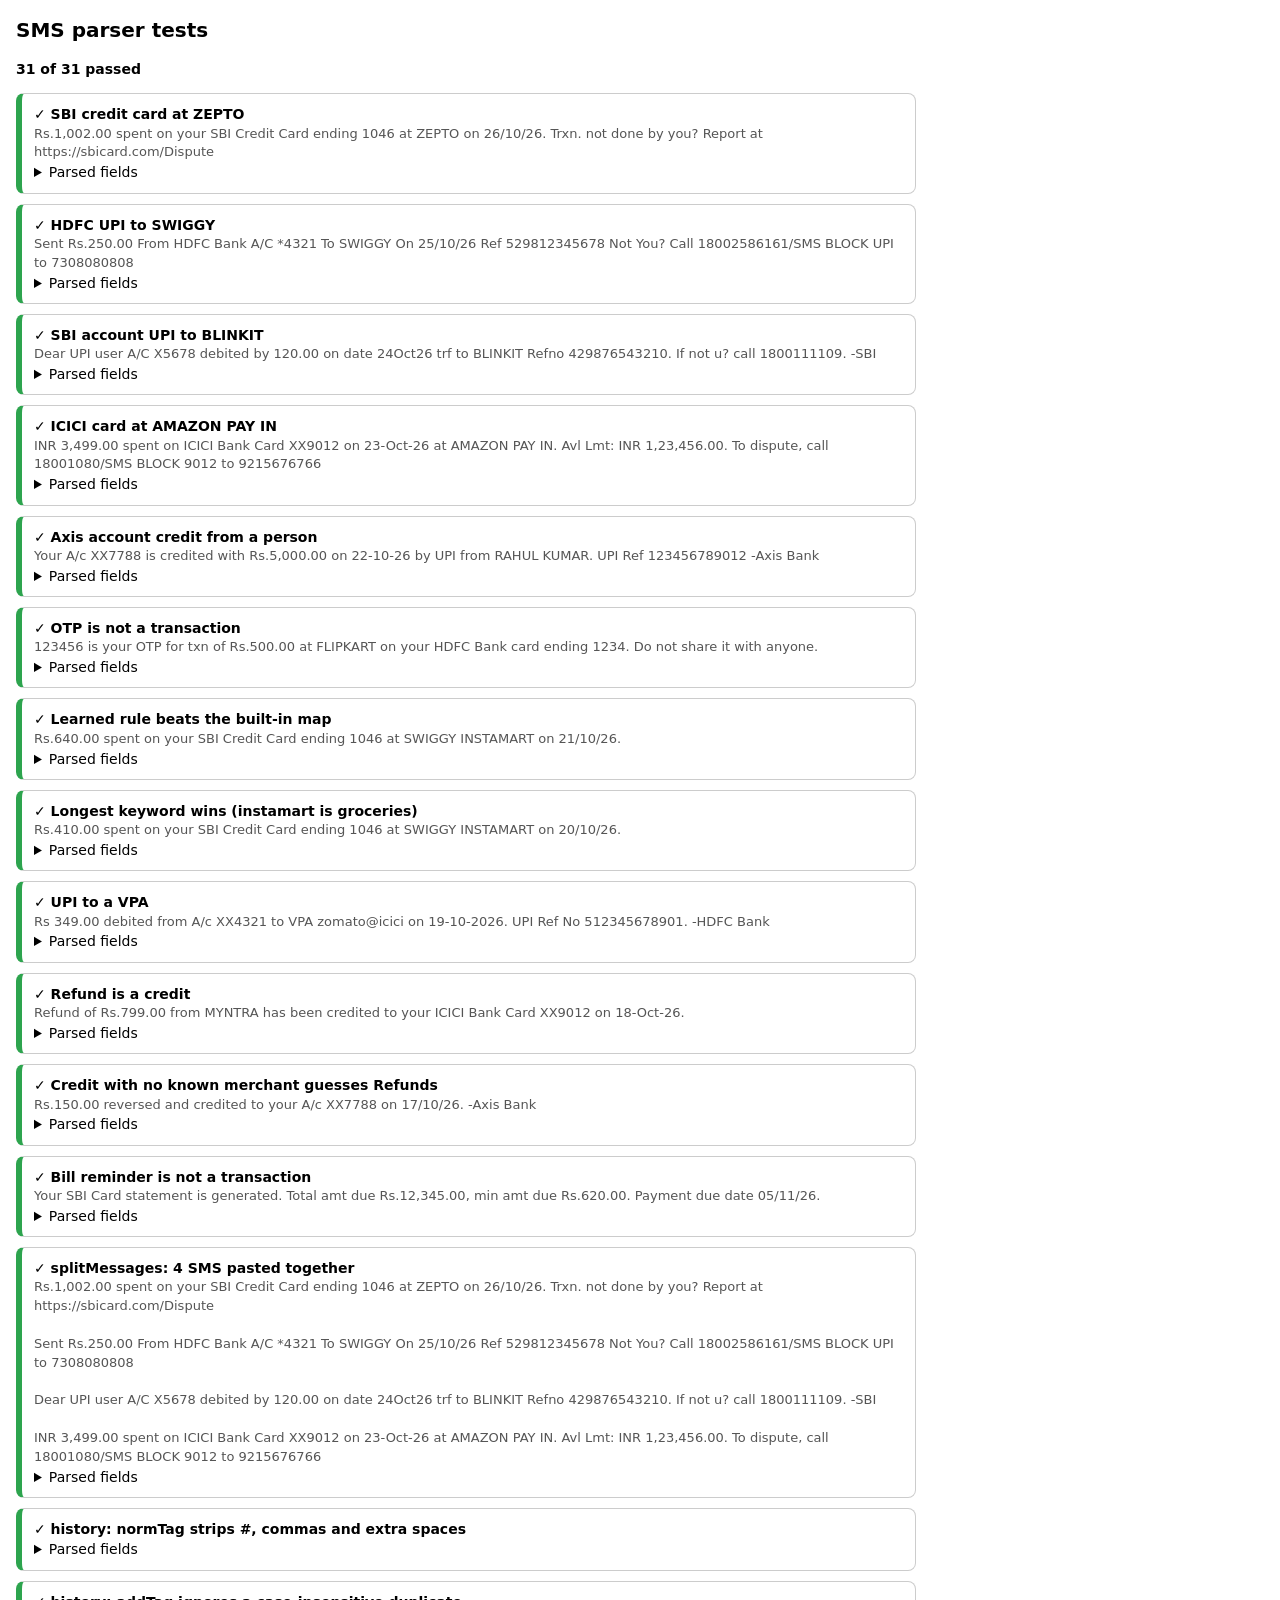
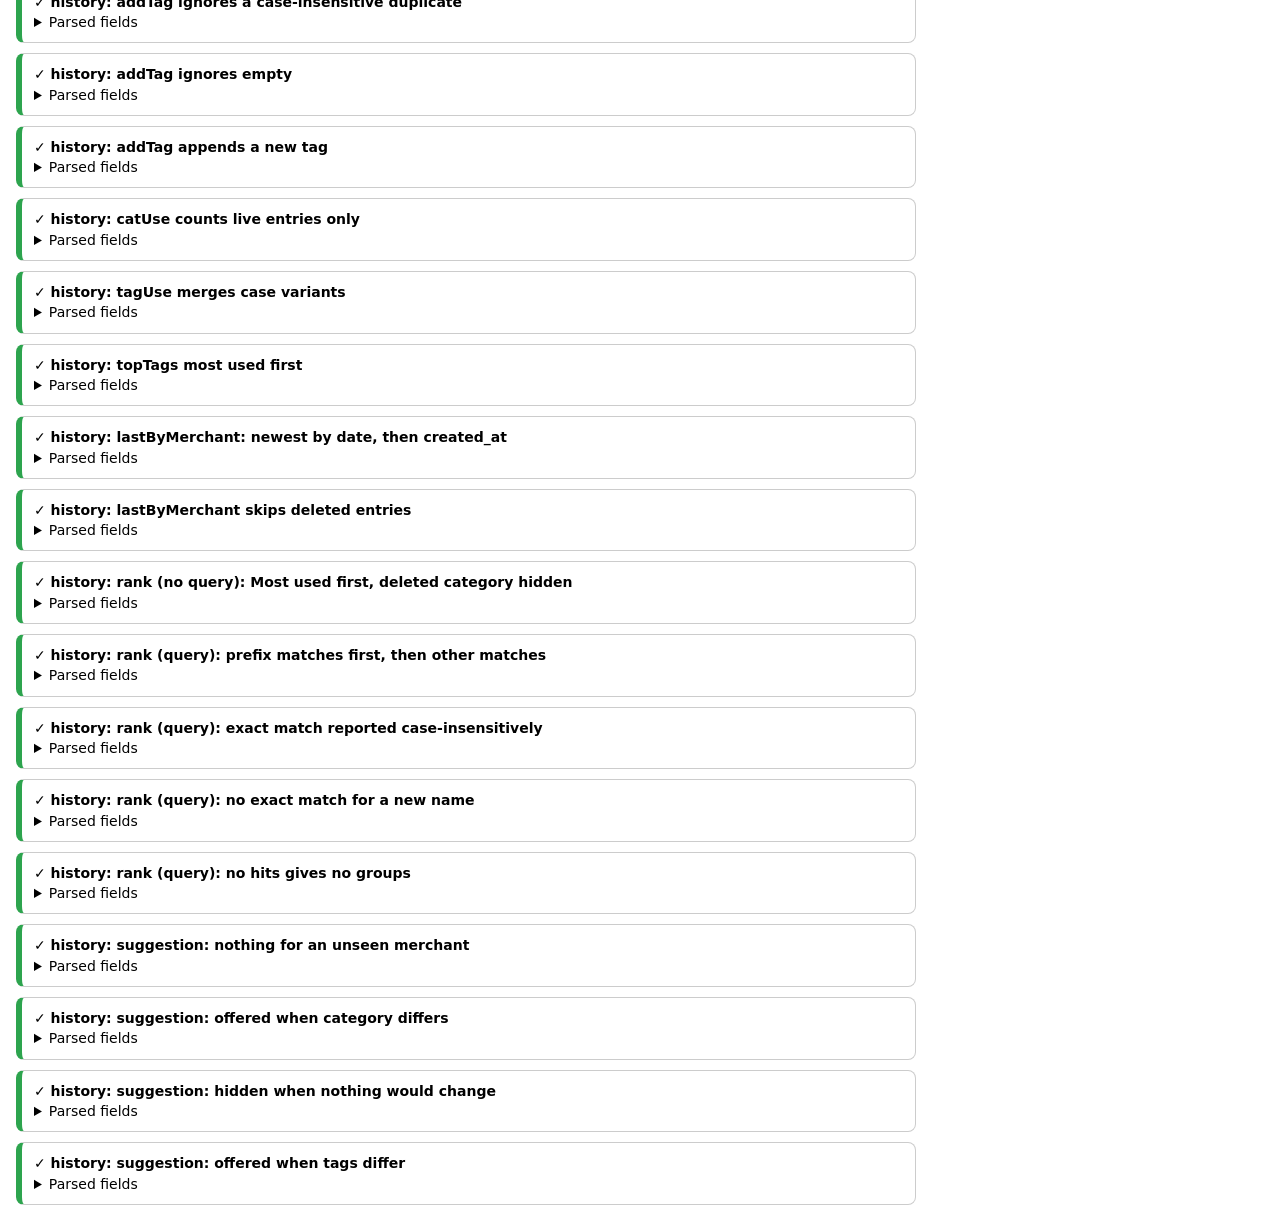
<file: tests/parser.html>
<!doctype html>
<html lang="en">
<head>
  <meta charset="utf-8">
  <meta name="viewport" content="width=device-width, initial-scale=1">
  <title>Parser tests</title>
  <style>
    body { font: 14px/1.45 system-ui, sans-serif; margin: 16px; max-width: 900px; }
    h1 { font-size: 20px; }
    .case { border: 1px solid #ccc; border-radius: 8px; padding: 10px 12px; margin: 10px 0; }
    .pass { border-left: 6px solid #2da44e; }
    .fail { border-left: 6px solid #cf222e; background: #fff5f5; }
    .sms { color: #555; font-size: 13px; white-space: pre-wrap; }
    .diff { color: #cf222e; font-family: ui-monospace, monospace; font-size: 12px; }
    details pre { font-size: 12px; overflow-x: auto; }
    #summary { font-weight: 600; }
  </style>
</head>
<body>
  <h1>SMS parser tests</h1>
  <p id="summary">Running…</p>
  <div id="out"></div>
  <script type="module">
    import { runAll } from './check.js';
    const results = runAll();
    const out = document.getElementById('out');
    for (const r of results) {
      const div = document.createElement('div');
      div.className = `case ${r.pass ? 'pass' : 'fail'}`;
      const head = document.createElement('strong');
      head.textContent = `${r.pass ? '✓' : '✗'} ${r.name}`;
      const sms = document.createElement('div');
      sms.className = 'sms';
      sms.textContent = r.sms;
      div.append(head, sms);
      for (const d of r.diffs) {
        const p = document.createElement('div');
        p.className = 'diff';
        p.textContent = `${d.field}: expected ${JSON.stringify(d.expected)}, got ${JSON.stringify(d.got)}`;
        div.append(p);
      }
      const det = document.createElement('details');
      det.innerHTML = '<summary>Parsed fields</summary><pre></pre>';
      const { raw, ...fields } = r.got;
      det.querySelector('pre').textContent = JSON.stringify(fields, null, 2);
      div.append(det);
      out.append(div);
    }
    const failed = results.filter(r => !r.pass).length;
    document.getElementById('summary').textContent =
      `${results.length - failed} of ${results.length} passed` + (failed ? ` — ${failed} failing` : '');
    document.title = failed ? `✗ ${failed} failing` : '✓ Parser tests';
  </script>
</body>
</html>
</file>
